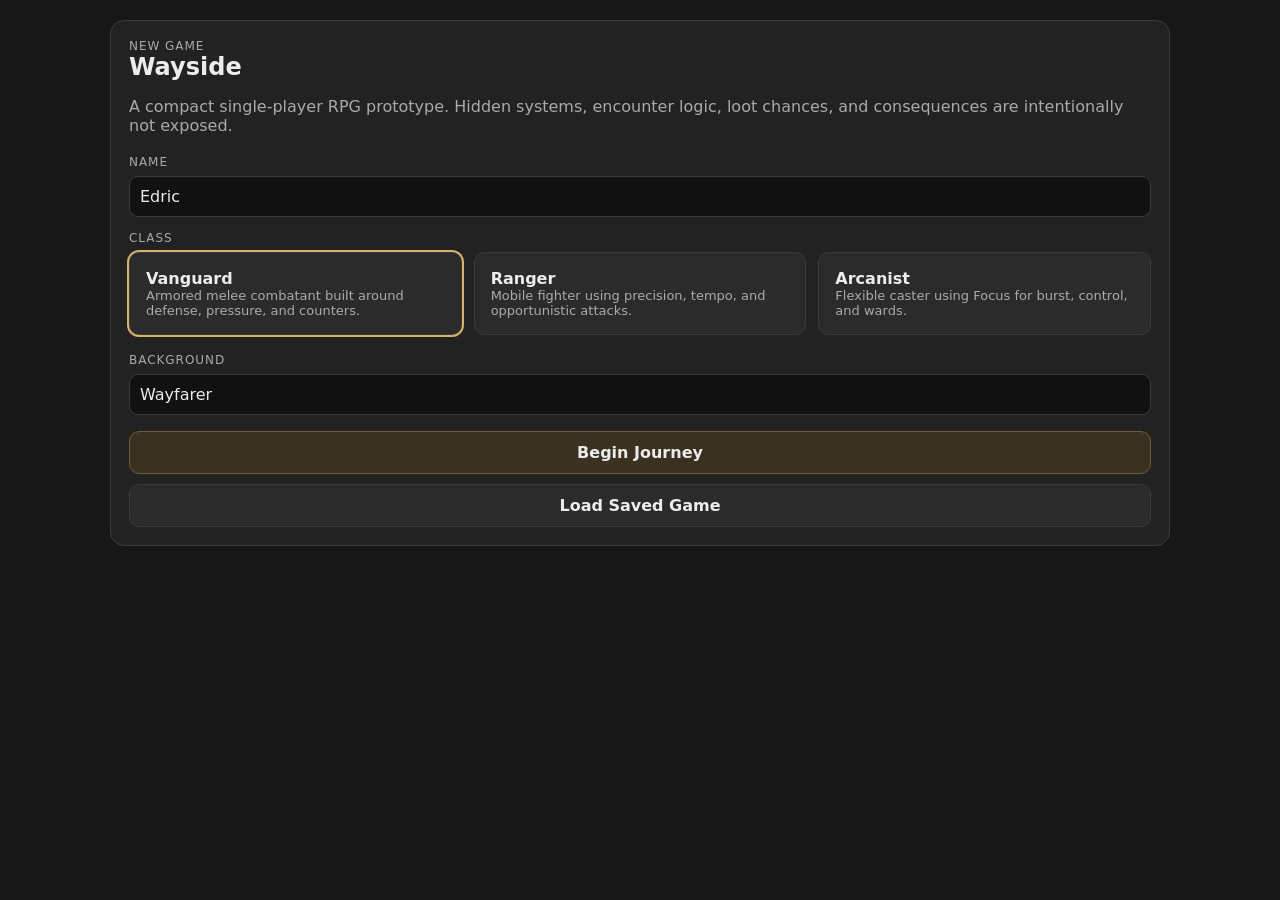
<file: index.html>
<!doctype html>
<html lang="en">
<head>
<meta charset="utf-8">
<meta name="viewport" content="width=device-width,initial-scale=1,viewport-fit=cover,user-scalable=no">
<title>Wayside — V0.1 Prototype</title>
<style>
:root{
  --bg:#171717;--panel:#222;--panel2:#2b2b2b;--text:#ececec;--muted:#aaa;--line:#3a3a3a;--accent:#d6b36a;
  --danger:#b85b5b;--ok:#7fa67a;
}
*{box-sizing:border-box}
html{-webkit-text-size-adjust:100%;touch-action:manipulation}
button,input,select{-webkit-appearance:none;appearance:none}
button{-webkit-tap-highlight-color:rgba(214,179,106,.18);touch-action:manipulation}
body{margin:0;background:var(--bg);color:var(--text);font-family:Inter,ui-sans-serif,system-ui,-apple-system,BlinkMacSystemFont,"Segoe UI",sans-serif}
button,input,select{font:inherit} button{cursor:pointer}
.wrap{max-width:1100px;margin:0 auto;padding:max(20px,env(safe-area-inset-top)) max(20px,env(safe-area-inset-right)) max(20px,env(safe-area-inset-bottom)) max(20px,env(safe-area-inset-left))}
.topbar{display:grid;grid-template-columns:repeat(5,1fr);gap:10px;margin-bottom:14px}
.card,.panel{background:var(--panel);border:1px solid var(--line);border-radius:14px}
.stat{padding:12px}.label{font-size:12px;color:var(--muted);text-transform:uppercase;letter-spacing:.08em}.value{font-weight:700;font-size:20px;margin-top:3px}
.panel{padding:18px;margin-bottom:14px}.grid2{display:grid;grid-template-columns:1.1fr .9fr;gap:14px}.grid3{display:grid;grid-template-columns:repeat(3,1fr);gap:10px}
h1,h2,h3{margin:0 0 8px}.muted{color:var(--muted)} .small{font-size:13px}.hidden{display:none!important}
.btn{background:var(--panel2);color:var(--text);border:1px solid var(--line);padding:11px 13px;border-radius:10px;text-align:left}
.btn:hover{border-color:#626262}.btn.primary{background:#3a3120;border-color:#6f5c34}.btn.danger{border-color:#704141}.btn:disabled{opacity:.4;cursor:not-allowed}
.actions{display:grid;grid-template-columns:repeat(2,minmax(0,1fr));gap:9px;margin-top:14px}
.choice{display:flex;gap:8px;flex-wrap:wrap;margin-top:14px}.choice .btn{text-align:center}
.row{display:flex;justify-content:space-between;gap:12px;padding:7px 0;border-bottom:1px solid #303030}.row:last-child{border-bottom:0}
.bar{height:9px;background:#111;border-radius:99px;overflow:hidden;border:1px solid #333;margin-top:5px}.fill{height:100%;background:var(--accent);width:50%}.hpfill{background:#9c5656}
.log{max-height:220px;overflow:auto;padding-right:4px}.log p{margin:0 0 8px;color:#c7c7c7}
.classgrid{display:grid;grid-template-columns:repeat(3,1fr);gap:12px}.classpick{padding:16px}.classpick.selected{outline:2px solid var(--accent)}
.badge{display:inline-block;border:1px solid var(--line);border-radius:999px;padding:3px 8px;font-size:12px;color:#ccc;margin:2px 3px 2px 0}
.item{padding:10px;border:1px solid var(--line);border-radius:10px;background:#1b1b1b;margin-bottom:8px}.item strong{display:block}
.intent{padding:10px;border-radius:10px;background:#1b1b1b;border:1px solid #554444;margin:10px 0}
.tabs{display:flex;gap:8px;flex-wrap:wrap;margin-bottom:12px}
@media(max-width:760px){.topbar{grid-template-columns:repeat(2,1fr)}.grid2,.grid3,.classgrid{grid-template-columns:1fr}.actions{grid-template-columns:1fr}.wrap{padding:12px}}
</style>
</head>
<body>
<div class="wrap">
  <section id="creator" class="panel">
    <div class="label">New Game</div>
    <h1>Wayside</h1>
    <p class="muted">A compact single-player RPG prototype. Hidden systems, encounter logic, loot chances, and consequences are intentionally not exposed.</p>
    <div style="margin:14px 0">
      <label class="label" for="name">Name</label>
      <input id="name" value="Edric" maxlength="24" style="width:100%;margin-top:6px;padding:10px;border-radius:9px;border:1px solid var(--line);background:#111;color:var(--text)">
    </div>
    <div class="label" style="margin-bottom:7px">Class</div>
    <div class="classgrid">
      <button class="btn classpick selected" data-class="vanguard"><strong>Vanguard</strong><div class="small muted">Armored melee combatant built around defense, pressure, and counters.</div></button>
      <button class="btn classpick" data-class="ranger"><strong>Ranger</strong><div class="small muted">Mobile fighter using precision, tempo, and opportunistic attacks.</div></button>
      <button class="btn classpick" data-class="arcanist"><strong>Arcanist</strong><div class="small muted">Flexible caster using Focus for burst, control, and wards.</div></button>
    </div>
    <div style="margin-top:14px">
      <label class="label" for="background">Background</label>
      <select id="background" style="width:100%;margin-top:6px;padding:10px;border-radius:9px;border:1px solid var(--line);background:#111;color:var(--text)">
        <option value="wayfarer">Wayfarer</option>
        <option value="militia">Militia Veteran</option>
        <option value="tradesman">Tradesman's Apprentice</option>
      </select>
    </div>
    <button id="start" class="btn primary" type="button" style="width:100%;margin-top:16px;text-align:center"><strong>Begin Journey</strong></button>

    <button id="titleLoadGame" class="btn" type="button" style="width:100%;margin-top:10px;text-align:center"><strong>Load Saved Game</strong></button>
  </section>

  <main id="game" class="hidden">
    <section class="panel" style="display:flex;justify-content:space-between;gap:10px;align-items:center;flex-wrap:wrap">
      <div>
        <div class="label">Save</div>
        <div id="saveStatus" class="small muted">Checking Safari storage…</div>
        <div id="storageMode" class="small muted"></div>
      </div>
      <div class="choice" style="margin-top:0">
        <button id="saveGame" class="btn" type="button">Save Game</button>
        <button id="loadGame" class="btn" type="button">Load Game</button>
        <button id="newGameReset" class="btn danger" type="button">New Game</button>
      </div>
    </section>
    <div class="topbar">
      <div class="card stat"><div class="label">Character</div><div class="value" id="hudName">—</div><div class="small muted" id="hudClass">—</div></div>
      <div class="card stat"><div class="label">Level</div><div class="value" id="hudLevel">1</div><div class="small muted" id="hudXp">0 / 10 XP</div></div>
      <div class="card stat"><div class="label">Health</div><div class="value" id="hudHp">—</div><div class="bar"><div id="hpbar" class="fill hpfill"></div></div></div>
      <div class="card stat"><div class="label" id="resourceLabel">Resource</div><div class="value" id="hudRes">—</div><div class="bar"><div id="resbar" class="fill"></div></div></div>
      <div class="card stat"><div class="label">Silver</div><div class="value" id="hudSilver">18</div><div class="small muted" id="hudRep">Rep 0</div></div>
    </div>

    <div class="grid2">
      <section class="panel">
        <div class="label" id="timeLabel">Late afternoon</div>
        <h2 id="locationName">Wayside</h2>
        <p id="locationDesc" class="muted"></p>
        <div id="sceneText"></div>
        <div id="worldActions" class="actions"></div>
      </section>

      <section class="panel">
        <div class="tabs">
          <button class="btn" data-tab="character">Character</button>
          <button class="btn" data-tab="inventory">Inventory</button>
          <button class="btn" data-tab="journal">Journal</button>
        </div>
        <div id="tab-character"></div>
        <div id="tab-inventory" class="hidden"></div>
        <div id="tab-journal" class="hidden log"></div>
      </section>
    </div>

    <section id="combatPanel" class="panel hidden">
      <div class="label">Combat</div>
      <h2 id="enemyName">Enemy</h2>
      <div class="row"><span>Enemy HP</span><strong id="enemyHp"></strong></div>
      <div id="enemyIntent" class="intent"></div>
      <div id="combatActions" class="grid3"></div>
      <p id="combatLog" class="muted" style="margin-top:12px"></p>
    </section>

    <section id="levelPanel" class="panel hidden">
      <div class="label">Level Up</div>
      <h2>Choose your development</h2>
      <p class="muted">Your class is changing. Pick one improvement.</p>
      <div id="levelChoices" class="grid3"></div>
    </section>
  </main>
</div>

<script>
window.addEventListener("error",function(e){
  var box=document.getElementById("startupErrorGlobal");
  if(!box){
    box=document.createElement("div");
    box.id="startupErrorGlobal";
    box.style.cssText="position:fixed;left:10px;right:10px;bottom:10px;z-index:9999;background:#4b2020;color:#fff;padding:10px;border-radius:10px;font:13px system-ui";
    document.body.appendChild(box);
  }
  box.textContent="Wayside error: "+(e.message||"Unknown JavaScript error");
});

(() => {
const CLASSES = {
  vanguard:{name:"Vanguard",hp:34,res:"Resolve",maxRes:4,weapon:"Arming Sword",armor:"Padded Coat",desc:"Hold pressure, create openings, retaliate.",
    skills:[
      {id:"strike",name:"Measured Strike",txt:"Reliable damage. Gain 1 Resolve."},
      {id:"brace",name:"Brace",txt:"Reduce the next hit. Gain 2 Resolve."},
      {id:"riposte",name:"Riposte",txt:"Spend 2 Resolve for a hard counterattack."}
    ]},
  ranger:{name:"Ranger",hp:26,res:"Momentum",maxRes:5,weapon:"Hunting Bow",armor:"Leather Jack",desc:"Build tempo and punish exposed enemies.",
    skills:[
      {id:"shot",name:"Quick Shot",txt:"Reliable damage. Gain 1 Momentum."},
      {id:"evade",name:"Evade",txt:"Reduce the next hit. Gain 1 Momentum."},
      {id:"pierce",name:"Piercing Shot",txt:"Spend 2 Momentum. Strong against guarded enemies."}
    ]},
  arcanist:{name:"Arcanist",hp:22,res:"Focus",maxRes:6,weapon:"Ashwood Focus",armor:"Traveling Robes",desc:"Generate Focus and spend it on magic and control.",
    skills:[
      {id:"bolt",name:"Arc Bolt",txt:"Magic damage. Gain 2 Focus."},
      {id:"ward",name:"Ward",txt:"Reduce the next hit. Gain 1 Focus."},
      {id:"flare",name:"Flare",txt:"Spend 3 Focus for heavy spell damage."}
    ]}
};

const LOCS = {
  wayside:{name:"Wayside",desc:"A weathered frontier settlement behind an old timber palisade. The inn, smithy, and market sit close to the north gate."},
  road:{name:"Old North Road",desc:"A rutted road running between low hills. Traffic is sparse, and the country grows quieter north of Wayside."},
  camp:{name:"Abandoned Camp",desc:"A cold firepit, a torn canvas shelter, and belongings left too quickly."},
  hollow:{name:"Hollow Track",desc:"A narrow deer path descends into alder and stone, away from the main road."},
  cellar:{name:"Collapsed Toll Cellar",desc:"A buried stone chamber beneath the remnants of an old roadside tollhouse."}
};

const S={
  name:"",cls:null,bg:null,lvl:1,xp:0,nextXp:10,hp:0,maxHp:0,res:0,maxRes:0,silver:18,rep:0,
  loc:"wayside",quest:"none",stage:0,flags:{
    heardGate:false,metMara:false,roadUnlocked:false,raiderGone:false,campSeen:false,campLooted:false,
    tracksRead:false,helpedDriver:false,intimidatedRaider:false,sparedRaider:false,raiderInfo:false,
    foundCharm:false,charmExamined:false,foundCellar:false,rescuedIlya:false,ilyaAlive:true,
    tookLedger:false,burnedLedger:false,gaveLedgerMara:false,gaveLedgerGuard:false,keptLedger:false,
    cellarCleared:false,bossDefeated:false,returned:false,ending:null,marketRumor:false,smithClue:false,
    tonicGift:false,finalChoiceMade:false,sideCache:false
  },
  inv:[{id:"tonic",name:"Minor Tonic",type:"consumable",qty:2,desc:"Restores 8 HP."}],
  equip:{weapon:null,armor:null,accessory:null},journal:[],combat:null,levelChoice:false,tab:"character",
  pendingScene:null
};

const $=s=>document.querySelector(s);
const $$=s=>[...document.querySelectorAll(s)];
const roll=(a,b)=>a+Math.floor(Math.random()*(b-a+1));
function log(t){S.journal.unshift(t);S.journal=S.journal.slice(0,60)}
function addItem(item){
  const e=S.inv.find(x=>x.id===item.id);
  if(e && item.qty){e.qty+=item.qty}else if(!e) S.inv.push({...item});
}
function removeItem(id,qty=1){
  const e=S.inv.find(x=>x.id===id); if(!e)return false;
  if(e.qty){ if(e.qty<qty)return false; e.qty-=qty; if(e.qty<=0)S.inv=S.inv.filter(x=>x!==e); return true;}
  S.inv=S.inv.filter(x=>x!==e); return true;
}
function hasItem(id){return !!S.inv.find(x=>x.id===id)}

const SAVE_KEY="wayside_v01_save";
const IDB_DB="wayside_v01_db";
const IDB_STORE="saves";
let storageBackend="unknown";
let autosaveTimer=null;

function serializableState(){
  const clean=JSON.parse(JSON.stringify(S));
  clean.pendingScene=null;
  return clean;
}
function setSaveStatus(text){
  const el=$("#saveStatus"); if(el) el.textContent=text;
}
function setStorageMode(text){
  const el=$("#storageMode"); if(el) el.textContent=text;
}
function testLocalStorage(){
  try{
    if(!window.localStorage) return false;
    const k="__wayside_storage_test__";
    window.localStorage.setItem(k,"ok");
    const ok=window.localStorage.getItem(k)==="ok";
    window.localStorage.removeItem(k);
    return ok;
  }catch(e){return false}
}
function openSaveDB(){
  return new Promise((resolve,reject)=>{
    try{
      if(!window.indexedDB){reject(new Error("IndexedDB unavailable"));return;}
      const req=window.indexedDB.open(IDB_DB,1);
      req.onupgradeneeded=()=>{
        const db=req.result;
        if(!db.objectStoreNames.contains(IDB_STORE)) db.createObjectStore(IDB_STORE);
      };
      req.onsuccess=()=>resolve(req.result);
      req.onerror=()=>reject(req.error||new Error("IndexedDB open failed"));
      req.onblocked=()=>reject(new Error("IndexedDB blocked"));
    }catch(e){reject(e)}
  });
}
async function idbPut(value){
  const db=await openSaveDB();
  return new Promise((resolve,reject)=>{
    const tx=db.transaction(IDB_STORE,"readwrite");
    tx.objectStore(IDB_STORE).put(value,SAVE_KEY);
    tx.oncomplete=()=>{db.close();resolve(true)};
    tx.onerror=()=>{const e=tx.error;db.close();reject(e||new Error("IndexedDB write failed"))};
    tx.onabort=()=>{const e=tx.error;db.close();reject(e||new Error("IndexedDB write aborted"))};
  });
}
async function idbGet(){
  const db=await openSaveDB();
  return new Promise((resolve,reject)=>{
    const tx=db.transaction(IDB_STORE,"readonly");
    const req=tx.objectStore(IDB_STORE).get(SAVE_KEY);
    req.onsuccess=()=>resolve(req.result||null);
    req.onerror=()=>reject(req.error||new Error("IndexedDB read failed"));
    tx.oncomplete=()=>db.close();
  });
}
async function chooseStorageBackend(){
  if(testLocalStorage()){
    storageBackend="localStorage";
    setStorageMode("Storage: Safari localStorage");
    return storageBackend;
  }
  try{
    await idbPut({__probe:true,t:Date.now()});
    const probe=await idbGet();
    if(probe && probe.__probe){
      storageBackend="indexedDB";
      setStorageMode("Storage: Safari IndexedDB fallback");
      return storageBackend;
    }
  }catch(e){}
  storageBackend="none";
  setStorageMode("Storage unavailable in this Safari context");
  return storageBackend;
}
async function saveGame(manual=false){
  if(!S.cls) return;
  try{
    if(storageBackend==="unknown") await chooseStorageBackend();
    const payload=serializableState();
    if(storageBackend==="localStorage"){
      window.localStorage.setItem(SAVE_KEY,JSON.stringify(payload));
    }else if(storageBackend==="indexedDB"){
      await idbPut(payload);
    }else{
      setSaveStatus("Persistent save unavailable. Try opening the file directly in Safari rather than Files preview.");
      return;
    }
    const now=new Date();
    setSaveStatus(`${manual?"Saved":"Autosaved"} · ${now.toLocaleTimeString([], {hour:"2-digit",minute:"2-digit"})}`);
  }catch(err){
    // If localStorage unexpectedly fails, immediately retry via IndexedDB.
    if(storageBackend==="localStorage"){
      try{
        storageBackend="indexedDB";
        await idbPut(serializableState());
        setStorageMode("Storage: Safari IndexedDB fallback");
        setSaveStatus(manual?"Saved":"Autosaved");
        return;
      }catch(e){}
    }
    setSaveStatus("Save failed in this Safari context.");
  }
}
function hydrateState(saved){
  if(!saved || typeof saved!=="object") throw new Error("Invalid save");
  for(const k of Object.keys(S)) delete S[k];
  Object.assign(S,saved);
  S.pendingScene=null;
  if(!S.flags)S.flags={};
  if(!Array.isArray(S.inv))S.inv=[];
  if(!Array.isArray(S.journal))S.journal=[];
  if(!S.equip)S.equip={weapon:null,armor:null,accessory:null};
  if(!S.tab)S.tab="character";
}
async function loadGame(){
  try{
    if(storageBackend==="unknown") await chooseStorageBackend();
    let saved=null;
    if(storageBackend==="localStorage"){
      const raw=window.localStorage.getItem(SAVE_KEY);
      saved=raw?JSON.parse(raw):null;
    }else if(storageBackend==="indexedDB"){
      saved=await idbGet();
      if(saved && saved.__probe) saved=null;
    }
    if(!saved){setSaveStatus("No saved game found.");return;}
    hydrateState(saved);
    $("#creator").classList.add("hidden");
    $("#game").classList.remove("hidden");
    setSaveStatus("Save loaded.");
    render();
  }catch(err){
    console.error("Wayside load error",err);
    setSaveStatus("Could not load this save.");
  }
}
function resetGame(){
  if(!window.confirm("Start a new game? Your existing save will remain until you save over it."))return;
  window.location.reload();
}
function autosave(){
  if(!S.cls)return;
  clearTimeout(autosaveTimer);
  autosaveTimer=setTimeout(()=>saveGame(false),250);
}
function gainXp(n){
  S.xp+=n;
  if(S.xp>=S.nextXp && !S.levelChoice){S.xp-=S.nextXp;S.levelChoice=true}
}
function setScene(html){$("#sceneText").innerHTML=html}
function btn(text,fn,sub=""){
  const b=document.createElement("button");b.className="btn";b.innerHTML=`<strong>${text}</strong>${sub?`<div class="small muted">${sub}</div>`:""}`;b.addEventListener("click",fn);return b;
}
function clearActions(){const a=$("#worldActions");a.innerHTML="";return a}
let selectedClass="vanguard";
function chooseClass(cls){
  if(!CLASSES[cls]) return;
  selectedClass=cls;
  $$(".classpick").forEach(x=>x.classList.toggle("selected",x.dataset.class===cls));
}
$("#creator").addEventListener("click",(ev)=>{
  const pick=ev.target.closest("[data-class]");
  if(pick){ev.preventDefault();chooseClass(pick.dataset.class);}
});
function beginJourney(){
  try{
    const cls=selectedClass && CLASSES[selectedClass] ? selectedClass : "vanguard";
    const c=CLASSES[cls];
    const nameEl=$("#name"), bgEl=$("#background");
    const name=(nameEl && nameEl.value.trim()) || "Traveler";
    S.name=name;
    S.cls=cls;
    S.bg=(bgEl && bgEl.value) || "wayfarer";
    S.hp=S.maxHp=c.hp;
    S.maxRes=c.maxRes;
    S.res=cls==="vanguard"?1:0;
    S.equip.weapon={name:c.weapon,power:1,desc:"Reliable starting weapon."};
    S.equip.armor={name:c.armor,armor:1,desc:"Practical road gear."};
    log(`${name} arrived in Wayside.`);
    const creator=$("#creator"), game=$("#game");
    if(creator) creator.classList.add("hidden");
    if(game) game.classList.remove("hidden");
    render();
  }catch(err){
    console.error("Wayside startup failed:",err);
    const creator=$("#creator");
    if(creator){
      let msg=document.getElementById("startupError");
      if(!msg){
        msg=document.createElement("p");
        msg.id="startupError";
        msg.style.cssText="margin-top:12px;color:#e2a0a0;font-size:13px";
        creator.appendChild(msg);
      }
      msg.textContent="Startup error: "+(err && err.message ? err.message : String(err));
    }
  }
}
$("#start").addEventListener("click",beginJourney);
$$("[data-tab]").forEach(b=>b.addEventListener("click",()=>{S.tab=b.dataset.tab;renderTabs()}));

$("#saveGame").addEventListener("click",(e)=>{e.preventDefault();saveGame(true);});
$("#titleLoadGame").addEventListener("click",(e)=>{e.preventDefault();loadGame();});
$("#loadGame").addEventListener("click",(e)=>{e.preventDefault();loadGame();});
$("#newGameReset").addEventListener("click",(e)=>{e.preventDefault();resetGame();});

function render(){
  if(!S.cls)return;
  const c=CLASSES[S.cls],l=LOCS[S.loc];
  $("#hudName").textContent=S.name;$("#hudClass").textContent=`${c.name} · ${backgroundName()}`;
  $("#hudLevel").textContent=S.lvl;$("#hudXp").textContent=`${S.xp} / ${S.nextXp} XP`;
  $("#hudHp").textContent=`${S.hp} / ${S.maxHp}`;$("#hpbar").style.width=`${Math.max(0,S.hp/S.maxHp*100)}%`;
  $("#resourceLabel").textContent=c.res;$("#hudRes").textContent=`${S.res} / ${S.maxRes}`;$("#resbar").style.width=`${Math.max(0,S.res/S.maxRes*100)}%`;
  $("#hudSilver").textContent=S.silver;$("#hudRep").textContent=`Rep ${S.rep}`;
  $("#locationName").textContent=l.name;$("#locationDesc").textContent=l.desc;
  renderWorld();renderTabs();renderCombat();renderLevel();
  autosave();
}
function backgroundName(){return S.bg==="militia"?"Militia Veteran":S.bg==="tradesman"?"Tradesman's Apprentice":"Wayfarer"}

function renderTabs(){
  ["character","inventory","journal"].forEach(t=>$("#tab-"+t).classList.toggle("hidden",S.tab!==t));
  const bgPerk=S.bg==="militia"?"Reads armed people and military habits more easily.":S.bg==="tradesman"?"Recognizes workmanship, tools, and improvised mechanisms.":"Reads roads, tracks, and travel behavior more easily.";
  $("#tab-character").innerHTML=`
    <div class="row"><span>Class</span><strong>${CLASSES[S.cls].name}</strong></div>
    <div class="row"><span>Background</span><strong>${backgroundName()}</strong></div>
    <div class="row"><span>Weapon</span><strong>${S.equip.weapon?.name||"—"}</strong></div>
    <div class="row"><span>Armor</span><strong>${S.equip.armor?.name||"—"}</strong></div>
    <div class="row"><span>Accessory</span><strong>${S.equip.accessory?.name||"—"}</strong></div>
    <p class="small muted">${CLASSES[S.cls].desc}</p><p class="small muted">${bgPerk}</p>`;
  $("#tab-inventory").innerHTML=S.inv.length?S.inv.map(i=>`<div class="item"><strong>${i.name}${i.qty?` ×${i.qty}`:""}</strong><span class="small muted">${i.desc||""}</span></div>`).join(""):"<p class='muted'>Your pack is empty.</p>";
  $("#tab-journal").innerHTML=S.journal.map(x=>`<p>• ${x}</p>`).join("")||"<p class='muted'>Nothing recorded yet.</p>";
}

function renderWorld(){
  const a=clearActions();
  if(S.combat||S.levelChoice)return;
  if(S.flags.ending){renderEnding();return;}
  if(S.pendingScene){S.pendingScene();return;}
  if(S.loc==="wayside")renderWayside(a);
  else if(S.loc==="road")renderRoad(a);
  else if(S.loc==="camp")renderCamp(a);
  else if(S.loc==="hollow")renderHollow(a);
  else if(S.loc==="cellar")renderCellar(a);
}

function renderWayside(a){
  if(!S.flags.metMara){
    setScene(`<p>Late afternoon settles over Wayside. A wagon driver near the gate is arguing with two guards. Across the square, an inn sign creaks in the wind.</p>`);
    a.append(
      btn("Enter the Bent Nail",innScene,"Food, lodging, and conversation."),
      btn("Listen near the gate",gateScene,"The wagon driver sounds irritated."),
      btn("Visit the smithy",smithScene,"Weapons, repairs, and practical gear."),
      btn("Browse the market",marketScene,"Supplies before the stalls close.")
    );
    return;
  }
  if(S.flags.bossDefeated && !S.flags.returned){
    setScene(`<p>The north gate comes into view again. Word has traveled ahead of you; Mara is already waiting near the Bent Nail.</p>`);
    a.append(btn("Speak with Mara",returnToMara));
    return;
  }
  setScene(`<p>Wayside feels smaller now that you know a few faces. The north gate stands open, and evening is drawing in.</p>`);
  a.append(
    btn("Bent Nail",innScene),
    btn("Smithy",smithScene),
    btn("Market",marketScene),
    btn("North Gate",()=>{S.loc="road";log("Left Wayside by the north gate.");render()},"Take the Old North Road.")
  );
}

function innScene(){
  setScene(`<p>Warm air and woodsmoke roll out of the Bent Nail. Mara Venn sits where she can see the door.</p>`);
  const a=clearActions();
  if(!S.flags.metMara) a.append(btn("Speak to the caravan guard",maraScene));
  else a.append(btn("Speak with Mara",maraFollowup));
  a.append(
    btn("Order a meal — 2 silver",()=>{if(S.silver>=2){S.silver-=2;S.hp=Math.min(S.maxHp,S.hp+5);log("Ate a hot meal at the Bent Nail.");render()}}, "Recover 5 HP."),
    btn("Go back outside",render)
  );
}
function maraScene(){
  S.flags.metMara=true;S.quest="missing";S.stage=1;S.flags.roadUnlocked=true;
  log("Mara Venn asked you to investigate disappearances on the north road.");
  setScene(`<p>The guard introduces herself as <strong>Mara Venn</strong>. Three travelers have gone missing north of town. One wagon came back empty. Another never returned at all.</p><p>“I don't need heroics. I need to know what happened.”</p>`);
  const a=clearActions();
  a.append(
    btn("Accept the job",()=>{log("Accepted Mara's investigation.");render()}),
    btn("Ask about payment",()=>{setScene(`<p>“Twenty silver if you bring back something I can act on. More if you bring someone home alive.”</p>`);clearActions().append(btn("Accept",render));}),
    btn("Ask who vanished",()=>{setScene(`<p>“Two traders, then a courier named Ilya. She knew the road. That's why I'm worried.”</p>`);clearActions().append(btn("Accept",render));})
  );
}
function maraFollowup(){
  let extra="";
  if(S.flags.raiderInfo) extra="<p>When you mention the man on the road, Mara's expression tightens. “So someone else knows what's happening out there.”</p>";
  else if(S.flags.campSeen) extra="<p>Mara listens while you describe the abandoned camp. “Keep going. Don't assume everyone who vanished is dead.”</p>";
  else extra="<p>“Start with the abandoned wagon site. North road, a few miles out.”</p>";
  setScene(extra);
  clearActions().append(btn("Leave",render));
}
function gateScene(){
  S.flags.heardGate=true;log("Overheard concern about a second disappearance on the north road.");
  let t=`<p>“I'm not taking that road again tonight,” the driver says. One guard mutters something about a second disappearance this week.</p>`;
  if(S.bg==="wayfarer")t+=`<p>You notice the wagon's left wheel is freshly scraped, as if it clipped stone while turning hard at speed.</p>`;
  setScene(t);
}
function smithScene(){
  setScene(`<p>The smithy is hot enough to sting your eyes. A broad-shouldered man looks over your gear without being asked.</p><p>“It'll do. For now.”</p>`);
  const a=clearActions();
  a.append(
    btn("Ask about the north road",()=>{
      S.flags.smithClue=true;log("The smith mentioned an old tollhouse north of town.");
      let x=`<p>“There's an old tollhouse beyond the second bend. Roof went in years ago. Folks still use the cellar when weather turns.”</p>`;
      if(S.bg==="tradesman")x+=`<p>He sketches the old latch arrangement with a piece of charcoal. You understand how the cellar entrance would have been hidden from casual view.</p>`;
      setScene(x);clearActions().append(btn("Back",smithScene));
    }),
    btn("Repair and rest — 4 silver",()=>{if(S.silver>=4){S.silver-=4;S.hp=S.maxHp;log("Rested while the smith tended your equipment.");render()}}),
    btn("Leave",render)
  );
}
function marketScene(){
  let x=`<p>A provisioner is packing away dried food, lamp oil, cord, and small medicines.</p>`;
  if(!S.flags.marketRumor)x+=`<p>A peddler nearby tells anyone who will listen that he heard bells north of town two nights ago. Nobody seems impressed.</p>`;
  setScene(x);
  const a=clearActions();
  a.append(
    btn("Buy Minor Tonic — 6 silver",()=>{if(S.silver>=6){S.silver-=6;addItem({id:"tonic",name:"Minor Tonic",type:"consumable",qty:1,desc:"Restores 8 HP."});log("Bought a Minor Tonic.");render()}}),
    btn("Ask about the bell rumor",()=>{S.flags.marketRumor=true;log("Heard a rumor about bells north of Wayside.");setScene(`<p>The peddler swears it came from below the road, not above it. He refuses to elaborate unless you buy something, then admits he ran before looking.</p>`);clearActions().append(btn("Leave",render));}),
    btn("Leave",render)
  );
}

function renderRoad(a){
  setScene(`<p>The road bends between scrub-covered hills. Old wagon tracks overlap in the mud. A shallow ditch runs along the east side.</p>`);
  a.append(
    btn("Inspect the roadside",roadsideScene),
    btn("Continue north",northRoadScene),
    btn("Return to Wayside",()=>{S.loc="wayside";render()})
  );
  if(S.flags.campSeen)a.append(btn("Go to the abandoned camp",()=>{S.loc="camp";render()}));
  if(S.flags.foundCellar)a.append(btn("Take the hidden track",()=>{S.loc="hollow";render()}));
}

function roadsideScene(){
  if(!S.flags.raiderGone){
    setScene(`<p>You kneel beside drag marks in the dirt. A boot scrapes stone behind you.</p><p>A lean man with a short blade watches from the ditch. “Road's closed.”</p>`);
    const a=clearActions();
    if(S.bg==="militia")a.append(btn("Call his bluff",()=>{
      S.flags.intimidatedRaider=true;S.flags.raiderGone=true;S.flags.raiderInfo=true;S.silver+=2;gainXp(4);
      log("Intimidated a roadside brigand into backing down.");
      setScene(`<p>You point out three details in his stance that say he doesn't want a real fight. He swears under his breath, tosses two silver into the road, and backs away.</p><p>Before leaving, he warns you not to follow the tracks toward “the buried room.”</p>`);
      clearActions().append(btn("Continue",render));
    },"Your training gives you leverage."));
    a.append(
      btn("Fight",()=>startCombat("raider")),
      btn("Ask what he wants",raiderTalk),
      btn("Withdraw toward Wayside",()=>{S.loc="wayside";render()})
    );
  } else {
    setScene(`<p>The roadside is quiet now. The drag marks continue into the scrub.</p>`);
    clearActions().append(btn("Follow the marks",()=>{S.flags.foundCellar=true;S.loc="hollow";log("Followed drag marks away from the north road.");render()}),btn("Back",render));
  }
}
function raiderTalk(){
  setScene(`<p>“Nothing from you. Just turn around.” His eyes flick once toward the scrub, then back to you.</p>`);
  const a=clearActions();
  a.append(
    btn("Offer 3 silver for information",()=>{
      if(S.silver<3)return;
      S.silver-=3;S.flags.raiderGone=true;S.flags.raiderInfo=true;S.flags.foundCellar=true;gainXp(3);
      log("Paid a brigand for information about a hidden cellar.");
      setScene(`<p>He takes the coin and points toward a low ridge. “Old cellar. People have been using it. Not all of them willingly.”</p><p>He leaves before you can ask more.</p>`);clearActions().append(btn("Continue",render));
    }),
    btn("Tell him to leave",()=>startCombat("raider")),
    btn("Back away",()=>{S.loc="wayside";render()})
  );
}
function northRoadScene(){
  if(!S.flags.campSeen){S.flags.campSeen=true;S.loc="camp";log("Found an abandoned camp north of Wayside.");render();return}
  setScene(`<p>You travel farther north. Nothing obvious lies ahead except empty road and a leaning milestone.</p>`);
  const a=clearActions();
  if(S.flags.smithClue||S.flags.marketRumor||S.flags.tracksRead)a.append(btn("Search off-road",()=>{S.flags.foundCellar=true;S.loc="hollow";log("Located a hidden track off the north road.");render()}));
  a.append(btn("Return to the camp",()=>{S.loc="camp";render()}),btn("Back toward Wayside",()=>{S.loc="road";render()}));
}

function renderCamp(a){
  setScene(`<p>The abandoned camp sits in a shallow hollow away from the road. Whoever left did so quickly.</p>`);
  a.append(
    btn("Search the camp",campSearch),
    btn("Inspect the tracks",campTracks),
    btn("Return to the road",()=>{S.loc="road";render()})
  );
}
function campSearch(){
  if(!S.flags.campLooted){
    S.flags.campLooted=true;S.silver+=5;addItem({id:"old_charm",name:"Worn Brass Charm",type:"trinket",desc:"Warm to the touch despite the cold air."});S.flags.foundCharm=true;
    log("Searched the abandoned camp and found a brass charm.");
    setScene(`<p>Beneath a folded blanket you find five silver and a worn brass charm. The charm is oddly warm.</p>`);
    const a=clearActions();
    a.append(btn("Examine the charm",examineCharm),btn("Pocket it and move on",render));
  }else setScene(`<p>You've already taken what looked useful.</p>`);
}
function examineCharm(){
  S.flags.charmExamined=true;log("Examined the warm brass charm.");
  let x=`<p>The charm bears a stamped image almost worn smooth. The metal is warmer along one edge.</p>`;
  if(S.bg==="tradesman")x+=`<p>The wear pattern suggests it was repeatedly fitted into something rather than merely worn as jewelry.</p>`;
  setScene(x);clearActions().append(btn("Continue",render));
}
function campTracks(){
  S.flags.tracksRead=true;S.flags.foundCellar=true;gainXp(2);log("Read the tracks leading away from the abandoned camp.");
  let x=`<p>The tracks are confused: several human prints, then something heavier. They continue north, but not along the road.</p>`;
  if(S.bg==="wayfarer")x+=`<p>You can tell one person was being supported by another. A third kept circling back, probably watching their rear.</p>`;
  setScene(x);clearActions().append(btn("Follow the tracks",()=>{S.loc="hollow";render()}),btn("Stay at the camp",render));
}

function renderHollow(a){
  setScene(`<p>The hidden path winds through alder and broken stone. Ahead, part of an old structure has sunk into the hillside. A cracked timber door lies half-buried beneath ivy.</p>`);
  a.append(
    btn("Approach the buried entrance",cellarEntrance),
    btn("Search the surrounding slope",searchSlope),
    btn("Return to the road",()=>{S.loc="road";render()})
  );
}
function searchSlope(){
  if(S.flags.sideCache){setScene(`<p>You already searched the slope thoroughly.</p>`);return}
  S.flags.sideCache=true;addItem({id:"bandage",name:"Field Dressing",type:"consumable",qty:1,desc:"Restores 5 HP outside combat."});S.silver+=3;gainXp(2);
  log("Found a small hidden supply cache near the old tollhouse.");
  setScene(`<p>Behind a loose stone you find a wrapped field dressing and three silver. Someone hid these recently.</p>`);
}
function cellarEntrance(){
  let x=`<p>The old door is swollen in its frame. Fresh scratches show that it has been used recently.</p>`;
  const a=clearActions();
  if(S.flags.charmExamined && hasItem("old_charm")){
    x+=`<p>A shallow brass recess sits beside the latch. The shape looks familiar.</p>`;
    a.append(btn("Use the brass charm",()=>{
      log("Used the brass charm to open the toll cellar quietly.");
      S.loc="cellar";S.flags.foundCellar=true;S.flags.quietEntry=true;render();
    }));
  }
  if(S.bg==="tradesman")a.append(btn("Work the old latch",()=>{
    log("Opened the cellar using the old latch mechanism.");S.loc="cellar";S.flags.quietEntry=true;render();
  },"You recognize how the mechanism was built."));
  a.append(
    btn("Force the door",()=>{S.loc="cellar";S.flags.loudEntry=true;log("Forced your way into the buried cellar.");render()}),
    btn("Back away",render)
  );
  setScene(x);
}

function renderCellar(a){
  if(!S.flags.cellarCleared){
    setScene(`<p>Stale air, damp stone, and lamplight. Voices carry from deeper inside. Someone coughs, then goes quiet.</p>`);
    a.append(
      btn("Advance carefully",cellarAdvance),
      btn("Call out",cellarCall),
      btn("Leave",()=>{S.loc="hollow";render()})
    );
    return;
  }
  if(!S.flags.bossDefeated){
    setScene(`<p>The chamber is quiet now. A reinforced inner door stands at the far end, marked by scratches and old wax seals.</p>`);
    a.append(btn("Open the inner door",finalChamber),btn("Return outside",()=>{S.loc="hollow";render()}));
    return;
  }
  setScene(`<p>The cellar is still. Whatever held this place together has ended.</p>`);
  a.append(btn("Return to Wayside",()=>{S.loc="wayside";render()}));
}

function cellarCall(){
  if(S.flags.loudEntry){
    setScene(`<p>Something moves immediately in the chamber ahead. Your voice was enough.</p>`);
    clearActions().append(btn("Ready yourself",()=>startCombat("cellar_guard")));
  } else {
    setScene(`<p>A strained voice answers: “Don't come closer.” Another voice whispers sharply for silence.</p>`);
    clearActions().append(
      btn("Say Mara sent you",()=>{S.flags.rescuedIlya=true;log("Made contact with Ilya inside the toll cellar.");setScene(`<p>After a long pause, a woman answers. “Then get me out before they come back.”</p>`);clearActions().append(btn("Move forward",cellarAdvance));}),
      btn("Stay silent and advance",cellarAdvance)
    );
  }
}
function cellarAdvance(){
  if(S.flags.quietEntry && !S.flags.rescuedIlya){
    setScene(`<p>You reach a side room before anyone notices. A courier is tied to a support post, conscious but weak.</p>`);
    const a=clearActions();
    a.append(
      btn("Free her now",()=>{
        S.flags.rescuedIlya=true;log("Freed Ilya before confronting the cellar occupants.");
        if(hasItem("tonic"))a.append();
        setScene(`<p>She gives her name as Ilya. “There are two of them in the next room. One is wearing a watchman's badge that isn't his.”</p>`);
        const aa=clearActions();
        if((S.inv.find(x=>x.id==="tonic")?.qty||0)>0)aa.append(btn("Give her a tonic",()=>{removeItem("tonic",1);S.flags.tonicGift=true;log("Gave Ilya a tonic.");setScene(`<p>Color returns to her face. “I can walk. Mostly.”</p>`);clearActions().append(btn("Continue",()=>startCombat("cellar_guard")));}));
        aa.append(btn("Tell her to stay hidden",()=>startCombat("cellar_guard")));
      }),
      btn("Scout the next room first",()=>startCombat("cellar_guard"))
    );
  } else startCombat("cellar_guard");
}

function afterCellarGuard(){
  S.flags.cellarCleared=true;gainXp(5);
  if(!S.flags.rescuedIlya){
    S.flags.rescuedIlya=true;log("Found Ilya alive after clearing the outer cellar.");
  }
  addItem({id:"ledger",name:"Marked Ledger",type:"quest",desc:"Names, payments, road schedules, and several pages torn out."});
  S.flags.tookLedger=true;log("Recovered a marked ledger from the toll cellar.");
  S.pendingScene=()=>ledgerScene();
  render();
}
function ledgerScene(){
  S.pendingScene=null;
  setScene(`<p>Among the gear in the outer room is a small ledger. Several entries list caravan dates and payment amounts. Some names are familiar from Wayside.</p><p>Ilya sees it and goes pale. “That isn't just bandit bookkeeping.”</p>`);
  const a=clearActions();
  a.append(
    btn("Keep the ledger intact",()=>{S.flags.keptLedger=true;log("Kept the ledger as evidence.");render()}),
    btn("Give it to Ilya",()=>{S.flags.gaveLedgerGuard=true;removeItem("ledger");log("Entrusted the ledger to Ilya.");setScene(`<p>Ilya wraps it carefully. “Mara should see this. Maybe not everyone else.”</p>`);clearActions().append(btn("Continue",render));}),
    btn("Burn it",()=>{S.flags.burnedLedger=true;removeItem("ledger");S.rep-=1;log("Burned the ledger in the toll cellar.");setScene(`<p>The pages curl black in the lamp flame. Ilya watches without commenting.</p>`);clearActions().append(btn("Continue",render));})
  );
}

function finalChamber(){
  setScene(`<p>The inner room is smaller than expected. A man in a stolen roadwarden coat stands beside an old iron-bound strongbox. He looks exhausted rather than surprised.</p><p>“You don't understand who you're dragging into this.”</p>`);
  const a=clearActions();
  a.append(
    btn("Demand he surrender",finalTalk),
    btn("Attack",()=>startCombat("boss")),
    btn("Ask what this is really about",finalTalk)
  );
}
function finalTalk(){
  let x=`<p>He claims the disappearances were meant to frighten traffic away while a smuggling route was reopened beneath the old tollhouse. Then he insists the ledger proves someone in Wayside paid for it.</p>`;
  if(S.bg==="militia")x+=`<p>His roadwarden coat is wrong in small ways: badge placement, belt knot, boot pattern. He has worn uniforms before, but not this one.</p>`;
  setScene(x);
  const a=clearActions();
  a.append(
    btn("Offer surrender and a fair hearing",()=>{
      if(S.flags.keptLedger||S.flags.gaveLedgerGuard){
        S.flags.bossDefeated=true;S.flags.finalChoiceMade=true;gainXp(8);S.rep+=1;log("Convinced the cellar leader to surrender.");setScene(`<p>His eyes go to the ledger, then to Ilya. Finally, he drops his weapon.</p><p>“Then don't hand me to the first badge you see.”</p>`);clearActions().append(btn("Return to Wayside",()=>{S.loc="wayside";render()}));
      } else {
        setScene(`<p>He laughs once. “Fair hearing? With what evidence?” His hand moves toward his weapon.</p>`);clearActions().append(btn("Fight",()=>startCombat("boss")));
      }
    }),
    btn("Tell him the evidence is enough",()=>startCombat("boss")),
    btn("Walk away for now",()=>{S.loc="hollow";render()})
  );
}

function startCombat(type){
  let e;
  if(type==="raider")e={id:type,name:"Road Raider",hp:18,maxHp:18,atk:4,xp:6,silver:7,pattern:["attack","heavy","guard"]};
  if(type==="cellar_guard")e={id:type,name:"Cellar Enforcer",hp:24,maxHp:24,atk:5,xp:7,silver:6,pattern:S.flags.loudEntry?["heavy","attack","guard"]:["attack","guard","heavy"]};
  if(type==="boss")e={id:type,name:"False Roadwarden",hp:36,maxHp:36,atk:6,xp:10,silver:10,pattern:["attack","guard","heavy","attack"]};
  S.combat={...e,turn:0,guarded:false,playerGuard:false,last:`${e.name} steps into fighting distance.`};render();
}
function currentIntent(){return S.combat.pattern[S.combat.turn%S.combat.pattern.length]}
function renderCombat(){
  const p=$("#combatPanel");p.classList.toggle("hidden",!S.combat);
  if(!S.combat)return;
  const c=S.combat;$("#enemyName").textContent=c.name;$("#enemyHp").textContent=`${Math.max(0,c.hp)} / ${c.maxHp}`;
  const i=currentIntent();$("#enemyIntent").innerHTML=`<strong>Enemy intent:</strong> ${i==="heavy"?"A committed heavy attack":i==="guard"?"A defensive stance":"A direct attack"}`;
  $("#combatLog").textContent=c.last;
  const box=$("#combatActions");box.innerHTML="";
  CLASSES[S.cls].skills.forEach(sk=>box.append(btn(sk.name,()=>combatAction(sk.id),sk.txt)));
  box.append(btn(`Use Tonic (${S.inv.find(x=>x.id==="tonic")?.qty||0})`,useTonic,"Restore 8 HP."));
}
function enemyTurn(){
  const c=S.combat;if(!c)return;const i=currentIntent();
  if(i==="guard"){c.guarded=true;c.last+=" The enemy raises a guarded stance.";c.turn++;return}
  let dmg=i==="heavy"?c.atk+4:c.atk;
  if(c.playerGuard)dmg=Math.floor(dmg/2);
  S.hp-=dmg;c.last+=` The enemy hits you for ${dmg}.`;c.playerGuard=false;c.guarded=false;c.turn++;
  if(S.hp<=0){
    S.hp=S.maxHp;S.res=0;S.silver=Math.max(0,S.silver-4);S.loc="wayside";S.combat=null;S.pendingScene=null;
    log("You were defeated and eventually made it back to Wayside.");
  }
}
function combatAction(id){
  const c=S.combat;if(!c)return;let dmg=0;
  if(S.cls==="vanguard"){
    if(id==="strike"){dmg=roll(4,7)+S.lvl;S.res=Math.min(S.maxRes,S.res+1);c.last=`Measured Strike deals ${dmg}.`}
    if(id==="brace"){c.playerGuard=true;S.res=Math.min(S.maxRes,S.res+2);if(S.flags.holdFast)S.hp=Math.min(S.maxHp,S.hp+2);c.last="You Brace and steady yourself.";enemyTurn();render();return}
    if(id==="riposte"){if(S.res<2){c.last="Not enough Resolve.";render();return}S.res-=2;dmg=roll(8,11)+S.lvl*2+(S.flags.retaliation?2:0);c.last=`Riposte deals ${dmg}.`}
  } else if(S.cls==="ranger"){
    if(id==="shot"){dmg=roll(4,7)+S.lvl;S.res=Math.min(S.maxRes,S.res+1);c.last=`Quick Shot deals ${dmg}.`}
    if(id==="evade"){c.playerGuard=true;S.res=Math.min(S.maxRes,S.res+1);if(S.flags.fleetfoot)S.hp=Math.min(S.maxHp,S.hp+1);c.last="You shift out of the line of attack.";enemyTurn();render();return}
    if(id==="pierce"){if(S.res<2){c.last="Not enough Momentum.";render();return}S.res-=2;dmg=roll(7,10)+S.lvl+(c.guarded?4:0)+(S.flags.patientAim?2:0);c.last=`Piercing Shot deals ${dmg}.`}
  } else {
    if(id==="bolt"){dmg=roll(5,8)+S.lvl;S.res=Math.min(S.maxRes,S.res+2);c.last=`Arc Bolt deals ${dmg}.`}
    if(id==="ward"){c.playerGuard=true;S.res=Math.min(S.maxRes,S.res+1);c.last="A ward shimmers into place.";enemyTurn();render();return}
    if(id==="flare"){if(S.res<3){c.last="Not enough Focus.";render();return}S.res-=3;dmg=roll(9,13)+S.lvl*2+(S.flags.hotterFlame?2:0);c.last=`Flare deals ${dmg}.`}
  }
  if(c.guarded && id!=="pierce")dmg=Math.max(1,Math.floor(dmg/2));
  c.hp-=dmg;
  if(c.hp<=0){resolveCombatVictory(c);return}
  enemyTurn();render();
}
function resolveCombatVictory(c){
  S.silver+=c.silver;gainXp(c.xp);log(`Defeated ${c.name}.`);
  if(c.id==="raider"){
    S.flags.raiderGone=true;S.flags.campSeen=true;
    addItem({id:"road_token",name:"Stamped Road Token",type:"trinket",desc:"A brass token stamped with an old tollhouse mark."});
    S.flags.foundCellar=true;
  } else if(c.id==="cellar_guard"){
    S.combat=null;afterCellarGuard();return;
  } else if(c.id==="boss"){
    S.flags.bossDefeated=true;S.flags.finalChoiceMade=true;S.rep+=1;log("Defeated the false roadwarden.");
  }
  S.combat=null;render();
}
function useTonic(){
  const t=S.inv.find(x=>x.id==="tonic");
  if(!t||t.qty<=0){S.combat.last="You have no tonic.";render();return}
  t.qty--;S.hp=Math.min(S.maxHp,S.hp+8);S.combat.last="You drink a tonic and recover 8 HP.";enemyTurn();render();
}

function renderLevel(){
  const p=$("#levelPanel");p.classList.toggle("hidden",!S.levelChoice);
  if(!S.levelChoice)return;
  const box=$("#levelChoices");box.innerHTML="";
  const choices = S.cls==="vanguard"
    ? [["Hold Fast","Brace restores 2 HP.",()=>S.flags.holdFast=true],["Retaliation","Riposte gains +2 damage.",()=>S.flags.retaliation=true],["Iron Constitution","+5 maximum HP.",()=>{S.maxHp+=5;S.hp+=5}]]
    : S.cls==="ranger"
    ? [["Patient Aim","Piercing Shot gains +2 damage.",()=>S.flags.patientAim=true],["Fleetfoot","Evade restores 1 HP.",()=>S.flags.fleetfoot=true],["Long Wind","+1 maximum Momentum.",()=>{S.maxRes+=1}]]
    : [["Deep Wells","+1 maximum Focus.",()=>S.maxRes+=1],["Hotter Flame","Flare gains +2 damage.",()=>S.flags.hotterFlame=true],["Arcane Shell","+4 maximum HP.",()=>{S.maxHp+=4;S.hp+=4}]];
  choices.forEach(([n,d,f])=>box.append(btn(n,()=>{f();S.lvl++;S.nextXp+=5;S.levelChoice=false;S.hp=S.maxHp;log(`Reached level ${S.lvl}: ${n}.`);render()},d)));
}

function returnToMara(){
  S.flags.returned=true;
  let x=`<p>Mara hears you out without interrupting. Ilya is brought inside and given a chair near the hearth.</p>`;
  if(S.flags.keptLedger && hasItem("ledger"))x+=`<p>The ledger sits heavy in your pack.</p>`;
  else if(S.flags.gaveLedgerGuard)x+=`<p>Ilya keeps the ledger wrapped beneath her coat.</p>`;
  else if(S.flags.burnedLedger)x+=`<p>You have no ledger to show her.</p>`;
  setScene(x);
  const a=clearActions();
  if(S.flags.keptLedger && hasItem("ledger")){
    a.append(
      btn("Give Mara the ledger",()=>{S.flags.gaveLedgerMara=true;removeItem("ledger");S.silver+=24;S.rep+=2;finishEnding("mara")}),
      btn("Keep it for yourself",()=>{S.flags.keptLedger=true;S.silver+=20;finishEnding("kept")}),
      btn("Give it to the town guard instead",()=>{S.flags.gaveLedgerGuard=true;removeItem("ledger");S.silver+=20;S.rep+=1;finishEnding("guard")})
    );
  } else if(S.flags.gaveLedgerGuard){
    a.append(btn("Let Ilya hand it over",()=>{S.silver+=24;S.rep+=2;finishEnding("mara")}));
  } else if(S.flags.burnedLedger){
    a.append(btn("Tell Mara what happened",()=>{S.silver+=16;finishEnding("burned")}));
  } else {
    a.append(btn("Report what you found",()=>{S.silver+=20;finishEnding("plain")}));
  }
}
function finishEnding(kind){
  S.flags.ending=kind;S.stage=99;S.quest="complete";gainXp(6);log("Completed the first Wayside quest.");
  render();
}
function renderEnding(){
  const a=clearActions();
  let title="The Road Opens Again",body="";
  const rescued=S.flags.rescuedIlya && S.flags.ilyaAlive;
  if(S.flags.ending==="mara"){
    body=`<p>Mara reads the first page, then closes the ledger and calls for two people she trusts.</p><p>By morning, word has spread that the north road is open again. Not safe, exactly—but open.</p>`;
  } else if(S.flags.ending==="guard"){
    body=`<p>The ledger leaves your hands and enters official custody. By morning, two doors in Wayside are sealed and one familiar face is gone.</p><p>Nobody explains much to you.</p>`;
  } else if(S.flags.ending==="kept"){
    body=`<p>You keep the ledger. Mara pays you for the rescue and the cellar, but watches you for half a second longer than before.</p><p>Whatever those names are worth, they are yours to decide.</p>`;
  } else if(S.flags.ending==="burned"){
    body=`<p>Mara believes enough of your story to pay you, though not enough to look satisfied.</p><p>Without the ledger, some questions will remain unanswered.</p>`;
  } else {
    body=`<p>Mara pays you and orders the north gate reopened at first light.</p><p>The immediate danger is over, even if the full story is not.</p>`;
  }
  if(rescued)body+=`<p>Ilya survives. Before leaving the inn, she tells you: “If you're staying in Wayside, I'll owe you one.”</p>`;
  if(S.flags.tonicGift)body+=`<p>She looks stronger than when you found her.</p>`;
  body+=`<p><strong>Quest Complete.</strong></p><p class="muted">Wayside will remember what you chose. Your character remains playable, and this save state is ready for the next quest expansion.</p>`;
  setScene(`<h3>${title}</h3>${body}`);
  a.append(btn("Continue in Wayside",()=>{S.flags.ending=null;S.loc="wayside";setScene(`<p>The first road north is open again. For now, Wayside is quiet.</p>`);clearActions();renderTabs();}));
}

// Safari/local-file startup diagnostics.
chooseStorageBackend().then(mode=>{
  if(mode==="none") setSaveStatus("Game works, but persistent saves are unavailable in this opening mode.");
  else setSaveStatus("Ready.");
}).catch(()=>setSaveStatus("Game ready; storage check failed."));

})();
</script>
</body>
</html>
</file>
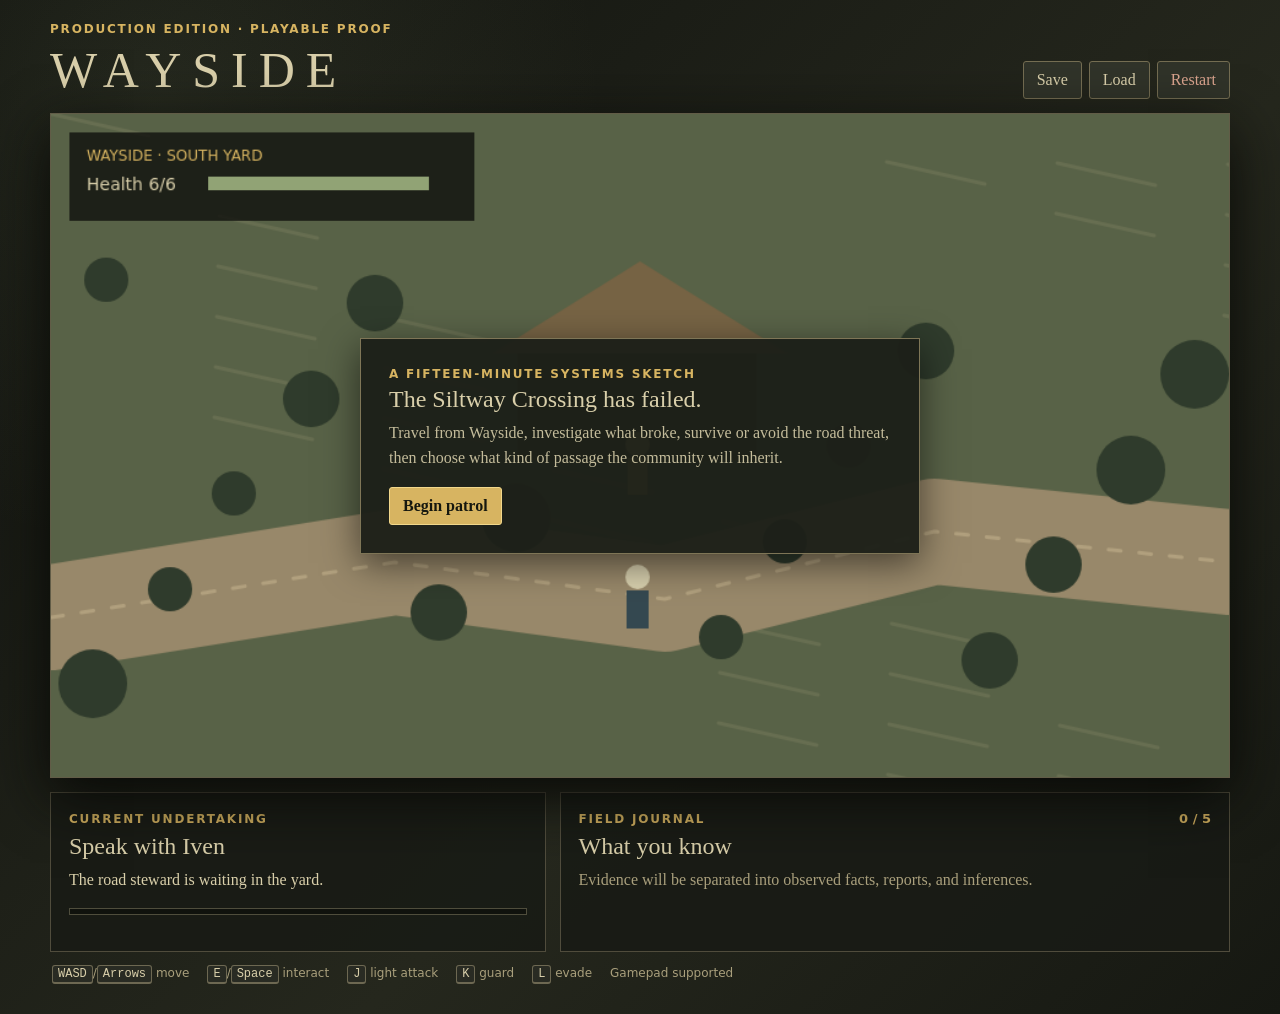
<file: prototype/index.html>
<!doctype html>
<html lang="en">
<head>
  <meta charset="utf-8">
  <meta name="viewport" content="width=device-width, initial-scale=1">
  <title>Wayside — Crossing Prototype</title>
  <link rel="stylesheet" href="styles.css">
</head>
<body>
  <main class="shell">
    <header>
      <div>
        <p class="eyebrow">Production Edition · playable proof</p>
        <h1>WAYSIDE</h1>
      </div>
      <div class="header-actions">
        <button id="saveButton">Save</button>
        <button id="loadButton">Load</button>
        <button id="restartButton" class="danger">Restart</button>
      </div>
    </header>

    <section class="game-frame">
      <canvas id="game" width="960" height="540" aria-label="Wayside playable prototype"></canvas>
      <div id="toast" role="status" aria-live="polite"></div>
      <div class="touch-controls" aria-label="Touch controls">
        <div class="dpad">
          <button data-hold="w" aria-label="Move up">▲</button>
          <button data-hold="a" aria-label="Move left">◀</button>
          <button data-hold="s" aria-label="Move down">▼</button>
          <button data-hold="d" aria-label="Move right">▶</button>
        </div>
        <div class="action-pad">
          <button data-action="interact">Use</button>
          <button data-action="attack">Strike</button>
          <button data-hold="k">Guard</button>
          <button data-action="evade">Evade</button>
        </div>
      </div>
      <div id="dialogue" class="panel dialogue hidden">
        <p id="speaker" class="speaker"></p>
        <h2 id="dialogueTitle"></h2>
        <p id="dialogueText"></p>
        <div id="choices" class="choices"></div>
      </div>
      <div id="startPanel" class="panel start-panel">
        <p class="eyebrow">A fifteen-minute systems sketch</p>
        <h2>The Siltway Crossing has failed.</h2>
        <p>Travel from Wayside, investigate what broke, survive or avoid the road threat, then choose what kind of passage the community will inherit.</p>
        <button id="startButton" class="primary">Begin patrol</button>
      </div>
    </section>

    <section class="below">
      <aside class="card objective-card">
        <p class="label">Current undertaking</p>
        <h2 id="objectiveTitle">Awaiting departure</h2>
        <p id="objectiveText">Begin the patrol to enter Wayside.</p>
        <div id="progress"></div>
      </aside>
      <aside class="card journal-card">
        <div class="journal-heading">
          <div>
            <p class="label">Field journal</p>
            <h2>What you know</h2>
          </div>
          <span id="evidenceCount">0 / 5</span>
        </div>
        <div id="journal"><p class="muted">Evidence will be separated into observed facts, reports, and inferences.</p></div>
      </aside>
    </section>

    <footer>
      <span><kbd>WASD</kbd>/<kbd>Arrows</kbd> move</span>
      <span><kbd>E</kbd>/<kbd>Space</kbd> interact</span>
      <span><kbd>J</kbd> light attack</span>
      <span><kbd>K</kbd> guard</span>
      <span><kbd>L</kbd> evade</span>
      <span>Gamepad supported</span>
    </footer>
  </main>
  <script src="core.js"></script>
  <script src="game.js"></script>
</body>
</html>
</file>
<file: prototype/styles.css>
:root {
  color-scheme: dark;
  --ink: #181811;
  --paper: #d9cfaa;
  --paper-dim: #a99f7c;
  --moss: #607353;
  --moss-light: #91a375;
  --rust: #9c563b;
  --gold: #d7b461;
  --night: #141711;
  --panel: rgba(29, 32, 24, .96);
}

* { box-sizing: border-box; }
body {
  margin: 0;
  min-height: 100vh;
  color: var(--paper);
  background:
    radial-gradient(circle at 12% 10%, rgba(123, 133, 94, .16), transparent 28rem),
    linear-gradient(135deg, #11130f, #25271d 60%, #161812);
  font-family: Georgia, "Times New Roman", serif;
}

button { font: inherit; }
.shell { width: min(1180px, calc(100% - 32px)); margin: 0 auto; padding: 22px 0 34px; }
header { display: flex; align-items: end; justify-content: space-between; gap: 16px; margin-bottom: 14px; }
h1, h2, p { margin-top: 0; }
h1 { margin-bottom: 0; letter-spacing: .22em; font-size: clamp(28px, 5vw, 50px); font-weight: 500; }
h2 { margin-bottom: 8px; font-weight: 500; }
.eyebrow, .label { margin-bottom: 5px; color: var(--gold); font: 600 12px/1.2 system-ui, sans-serif; text-transform: uppercase; letter-spacing: .15em; }

button {
  border: 1px solid #746d52;
  color: var(--paper);
  background: #303329;
  padding: 9px 13px;
  border-radius: 3px;
  cursor: pointer;
}
button:hover, button:focus-visible { border-color: var(--gold); background: #414536; outline: none; }
button.primary { color: #15170f; background: var(--gold); border-color: #f1d78b; font-weight: 700; }
button.danger { color: #dca58f; }
.header-actions { display: flex; gap: 7px; }

.game-frame { position: relative; overflow: hidden; border: 1px solid #615c47; box-shadow: 0 18px 55px #080906; background: #22251b; }
canvas { display: block; width: 100%; height: auto; aspect-ratio: 16 / 9; image-rendering: auto; }
.panel { position: absolute; color: var(--paper); background: var(--panel); border: 1px solid #7f7657; box-shadow: 0 10px 35px rgba(0,0,0,.55); }
.start-panel { left: 50%; top: 50%; width: min(560px, 88%); transform: translate(-50%, -50%); padding: 28px; }
.start-panel p:not(.eyebrow) { color: #c4bc9b; line-height: 1.55; }
.dialogue { left: 5%; right: 5%; bottom: 5%; padding: 20px 22px; }
.dialogue p { margin-bottom: 12px; line-height: 1.45; }
.speaker { color: var(--gold); font: 700 12px system-ui, sans-serif; letter-spacing: .12em; text-transform: uppercase; }
.choices { display: grid; grid-template-columns: repeat(auto-fit, minmax(210px, 1fr)); gap: 8px; }
.choices button { text-align: left; }
.hidden { display: none; }
#toast { position: absolute; left: 50%; top: 18px; transform: translateX(-50%); padding: 8px 14px; background: rgba(20,22,16,.9); border: 1px solid #827959; opacity: 0; transition: opacity .2s; pointer-events: none; }
#toast.show { opacity: 1; }
.touch-controls { display: none; position: absolute; inset: auto 10px 10px; justify-content: space-between; pointer-events: none; }
.touch-controls button { min-width: 54px; min-height: 45px; padding: 5px; background: rgba(25,28,21,.8); pointer-events: auto; touch-action: none; user-select: none; }
.dpad { display: grid; grid-template-columns: repeat(3, 48px); grid-template-rows: repeat(2, 44px); }
.dpad button:nth-child(1) { grid-column: 2; }
.dpad button:nth-child(2) { grid-column: 1; grid-row: 2; }
.dpad button:nth-child(3) { grid-column: 2; grid-row: 2; }
.dpad button:nth-child(4) { grid-column: 3; grid-row: 2; }
.action-pad { display: grid; grid-template-columns: repeat(2, 58px); gap: 5px; }

.below { display: grid; grid-template-columns: .85fr 1.15fr; gap: 14px; margin-top: 14px; }
.card { min-height: 160px; padding: 18px; background: rgba(25,27,21,.88); border: 1px solid #504c3c; }
.card p { line-height: 1.45; }
.journal-heading { display: flex; justify-content: space-between; align-items: start; }
#evidenceCount { color: var(--gold); font: 700 13px system-ui, sans-serif; }
.entry { border-left: 2px solid var(--moss-light); padding: 4px 0 4px 10px; margin: 8px 0; }
.entry strong { display: block; color: var(--gold); font: 700 10px system-ui, sans-serif; letter-spacing: .1em; text-transform: uppercase; }
.muted { color: var(--paper-dim); }
.meter { height: 7px; margin-top: 12px; background: #10120d; border: 1px solid #4f4d3c; }
.meter > i { display: block; height: 100%; background: var(--moss-light); }

footer { display: flex; flex-wrap: wrap; gap: 8px 18px; padding: 14px 2px 0; color: var(--paper-dim); font: 12px system-ui, sans-serif; }
kbd { border: 1px solid #6d6852; border-bottom-width: 2px; border-radius: 3px; padding: 1px 5px; background: #292b23; color: var(--paper); }

@media (max-width: 760px) {
  .shell { width: min(100% - 16px, 1180px); padding-top: 10px; }
  header { align-items: center; }
  .below { grid-template-columns: 1fr; }
  .header-actions button { padding: 7px 8px; font-size: 12px; }
  .start-panel { padding: 18px; }
  footer { display: none; }
  .touch-controls { display: flex; }
  .dialogue { bottom: 4%; max-height: 78%; overflow: auto; }
}

@media (pointer: coarse) { .touch-controls { display: flex; } }
</file>
